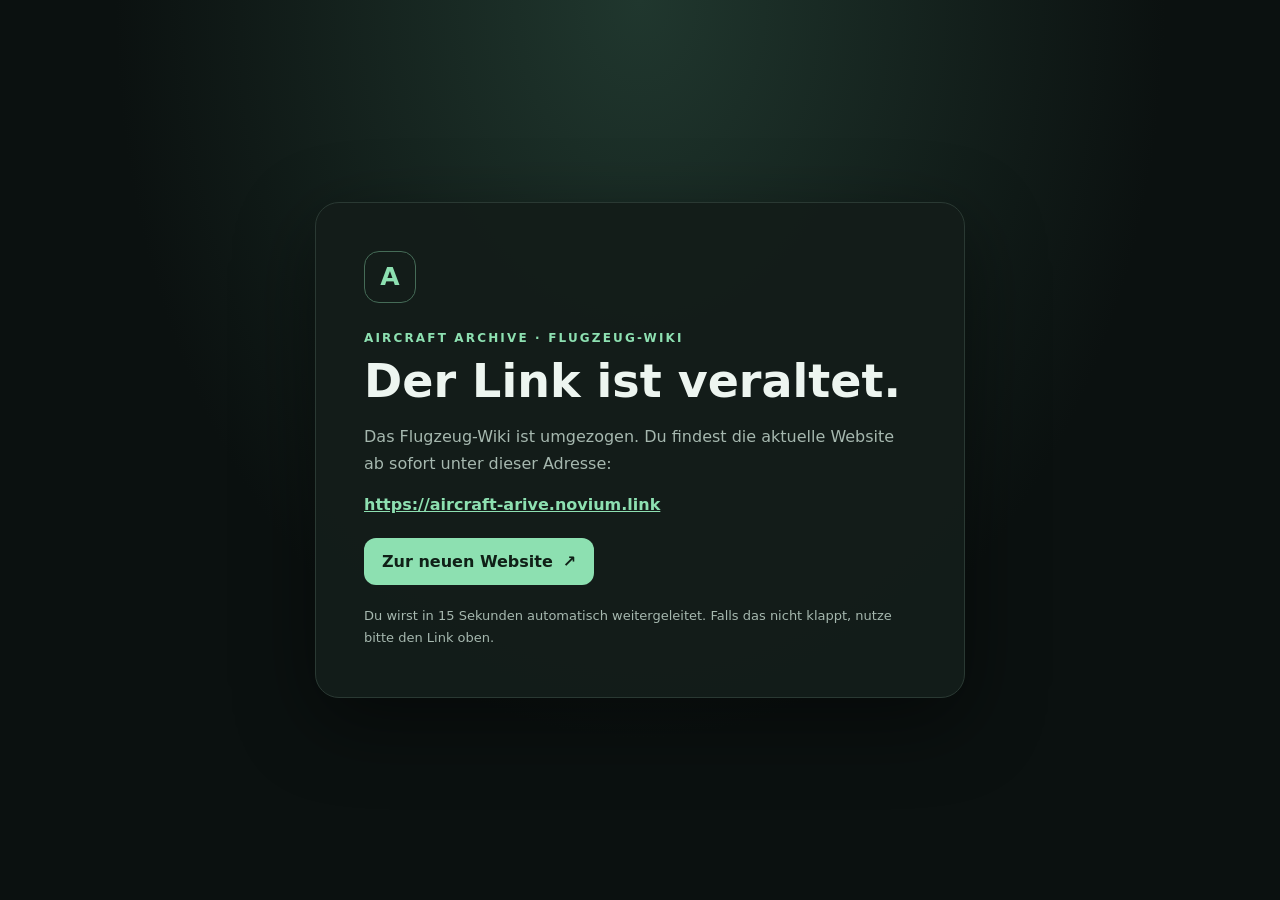
<file: index.html>
<!doctype html>
<html lang="de">
<head>
  <meta charset="utf-8">
  <meta name="viewport" content="width=device-width, initial-scale=1">
  <meta name="robots" content="noindex,follow">
  <meta name="theme-color" content="#101715">
  <meta http-equiv="refresh" content="15;url=https://aircraft-arive.novium.link/">
  <title>Link veraltet | Flugzeug-Wiki</title>
  <style>
    :root{color-scheme:dark;--bg:#0b1110;--panel:#131d1a;--line:#2a3933;--text:#edf5f0;--muted:#a6b8af;--accent:#8de0b1}
    *{box-sizing:border-box}body{margin:0;min-height:100vh;display:grid;place-items:center;padding:24px;background:radial-gradient(ellipse at top,#20372e 0%,var(--bg) 58%);font-family:system-ui,-apple-system,Segoe UI,sans-serif;color:var(--text)}
    main{width:min(100%,650px);padding:clamp(26px,6vw,48px);border:1px solid var(--line);border-radius:24px;background:rgba(19,29,26,.96);box-shadow:0 24px 80px #0007}
    .mark{width:52px;height:52px;display:grid;place-items:center;border:1px solid #456b57;border-radius:15px;color:var(--accent);font-size:25px;font-weight:800;margin-bottom:28px}
    .eyebrow{font-size:12px;letter-spacing:.18em;color:var(--accent);font-weight:700}h1{font-size:clamp(30px,7vw,46px);line-height:1.08;margin:12px 0 16px}p{color:var(--muted);line-height:1.7;margin:0 0 18px}.url{display:block;overflow-wrap:anywhere;color:var(--accent);font-weight:700;margin:8px 0 24px}
    a.button{display:inline-flex;align-items:center;justify-content:center;gap:10px;padding:14px 18px;border-radius:12px;background:var(--accent);color:#102017;font-weight:800;text-decoration:none}a.button:hover{filter:brightness(1.07)}.small{font-size:13px;margin-top:20px;margin-bottom:0}
  </style>
</head>
<body>
  <main>
    <div class="mark" aria-hidden="true">A</div>
    <div class="eyebrow">AIRCRAFT ARCHIVE · FLUGZEUG-WIKI</div>
    <h1>Der Link ist veraltet.</h1>
    <p>Das Flugzeug-Wiki ist umgezogen. Du findest die aktuelle Website ab sofort unter dieser Adresse:</p>
    <a class="url" href="https://aircraft-arive.novium.link/">https://aircraft-arive.novium.link</a>
    <a class="button" href="https://aircraft-arive.novium.link/">Zur neuen Website <span aria-hidden="true">↗</span></a>
    <p class="small">Du wirst in 15 Sekunden automatisch weitergeleitet. Falls das nicht klappt, nutze bitte den Link oben.</p>
  </main>
</body>
</html>
</file>
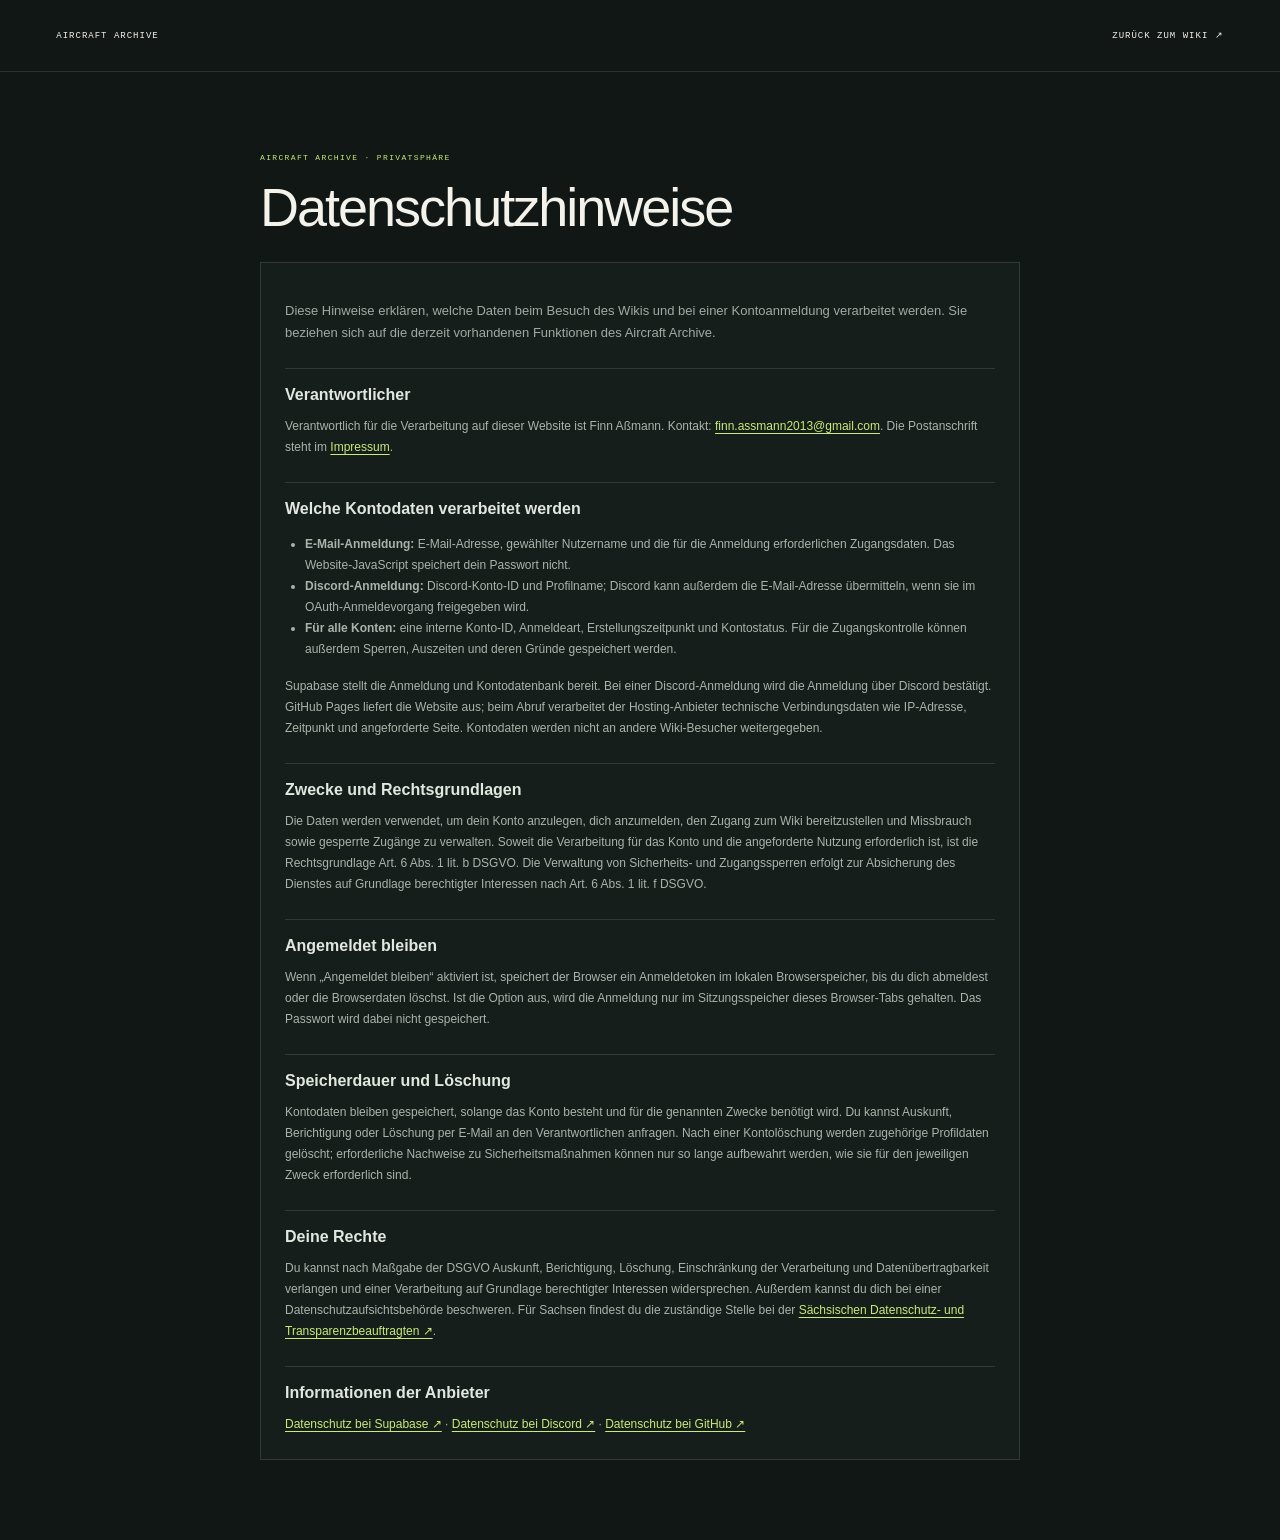
<file: datenschutz.html>
<!doctype html>
<html lang="de">
<head>
  <meta charset="utf-8">
  <meta name="viewport" content="width=device-width, initial-scale=1">
  <meta name="theme-color" content="#101715">
  <meta name="description" content="Datenschutzhinweise für Konten und Anmeldungen beim Aircraft Archive Flugzeug-Wiki.">
  <title>Datenschutzhinweise — Aircraft Archive</title>
  <link rel="stylesheet" href="style.css">
</head>
<body class="imprint-page">
  <header class="imprint-header">
    <a href="index.html">AIRCRAFT ARCHIVE</a>
    <a href="index.html">ZURÜCK ZUM WIKI ↗</a>
  </header>
  <main class="imprint-main">
    <div class="eyebrow">AIRCRAFT ARCHIVE · PRIVATSPHÄRE</div>
    <h1>Datenschutzhinweise</h1>
    <section class="imprint-card">
      <p>Diese Hinweise erklären, welche Daten beim Besuch des Wikis und bei einer Kontoanmeldung verarbeitet werden. Sie beziehen sich auf die derzeit vorhandenen Funktionen des Aircraft Archive.</p>

      <section class="privacy-section">
        <h2>Verantwortlicher</h2>
        <p>Verantwortlich für die Verarbeitung auf dieser Website ist Finn Aßmann. Kontakt: <a class="privacy-link" href="mailto:finn.assmann2013@gmail.com">finn.assmann2013@gmail.com</a>. Die Postanschrift steht im <a class="privacy-link" href="impressum.html">Impressum</a>.</p>
      </section>

      <section class="privacy-section">
        <h2>Welche Kontodaten verarbeitet werden</h2>
        <ul>
          <li><strong>E-Mail-Anmeldung:</strong> E-Mail-Adresse, gewählter Nutzername und die für die Anmeldung erforderlichen Zugangsdaten. Das Website-JavaScript speichert dein Passwort nicht.</li>
          <li><strong>Discord-Anmeldung:</strong> Discord-Konto-ID und Profilname; Discord kann außerdem die E-Mail-Adresse übermitteln, wenn sie im OAuth-Anmeldevorgang freigegeben wird.</li>
          <li><strong>Für alle Konten:</strong> eine interne Konto-ID, Anmeldeart, Erstellungszeitpunkt und Kontostatus. Für die Zugangskontrolle können außerdem Sperren, Auszeiten und deren Gründe gespeichert werden.</li>
        </ul>
        <p>Supabase stellt die Anmeldung und Kontodatenbank bereit. Bei einer Discord-Anmeldung wird die Anmeldung über Discord bestätigt. GitHub Pages liefert die Website aus; beim Abruf verarbeitet der Hosting-Anbieter technische Verbindungsdaten wie IP-Adresse, Zeitpunkt und angeforderte Seite. Kontodaten werden nicht an andere Wiki-Besucher weitergegeben.</p>
      </section>

      <section class="privacy-section">
        <h2>Zwecke und Rechtsgrundlagen</h2>
        <p>Die Daten werden verwendet, um dein Konto anzulegen, dich anzumelden, den Zugang zum Wiki bereitzustellen und Missbrauch sowie gesperrte Zugänge zu verwalten. Soweit die Verarbeitung für das Konto und die angeforderte Nutzung erforderlich ist, ist die Rechtsgrundlage Art. 6 Abs. 1 lit. b DSGVO. Die Verwaltung von Sicherheits- und Zugangssperren erfolgt zur Absicherung des Dienstes auf Grundlage berechtigter Interessen nach Art. 6 Abs. 1 lit. f DSGVO.</p>
      </section>

      <section class="privacy-section">
        <h2>Angemeldet bleiben</h2>
        <p>Wenn „Angemeldet bleiben“ aktiviert ist, speichert der Browser ein Anmeldetoken im lokalen Browserspeicher, bis du dich abmeldest oder die Browserdaten löschst. Ist die Option aus, wird die Anmeldung nur im Sitzungsspeicher dieses Browser-Tabs gehalten. Das Passwort wird dabei nicht gespeichert.</p>
      </section>

      <section class="privacy-section">
        <h2>Speicherdauer und Löschung</h2>
        <p>Kontodaten bleiben gespeichert, solange das Konto besteht und für die genannten Zwecke benötigt wird. Du kannst Auskunft, Berichtigung oder Löschung per E-Mail an den Verantwortlichen anfragen. Nach einer Kontolöschung werden zugehörige Profildaten gelöscht; erforderliche Nachweise zu Sicherheitsmaßnahmen können nur so lange aufbewahrt werden, wie sie für den jeweiligen Zweck erforderlich sind.</p>
      </section>

      <section class="privacy-section">
        <h2>Deine Rechte</h2>
        <p>Du kannst nach Maßgabe der DSGVO Auskunft, Berichtigung, Löschung, Einschränkung der Verarbeitung und Datenübertragbarkeit verlangen und einer Verarbeitung auf Grundlage berechtigter Interessen widersprechen. Außerdem kannst du dich bei einer Datenschutzaufsichtsbehörde beschweren. Für Sachsen findest du die zuständige Stelle bei der <a class="privacy-link" href="https://www.datenschutz.sachsen.de/beschwerde-einreichen.html" target="_blank" rel="noopener noreferrer">Sächsischen Datenschutz- und Transparenzbeauftragten ↗</a>.</p>
      </section>

      <section class="privacy-section">
        <h2>Informationen der Anbieter</h2>
        <p><a class="privacy-link" href="https://supabase.com/privacy" target="_blank" rel="noopener noreferrer">Datenschutz bei Supabase ↗</a> · <a class="privacy-link" href="https://discord.com/privacy" target="_blank" rel="noopener noreferrer">Datenschutz bei Discord ↗</a> · <a class="privacy-link" href="https://docs.github.com/en/site-policy/privacy-policies/github-privacy-statement" target="_blank" rel="noopener noreferrer">Datenschutz bei GitHub ↗</a></p>
      </section>
    </section>
  </main>
</body>
</html>
</file>
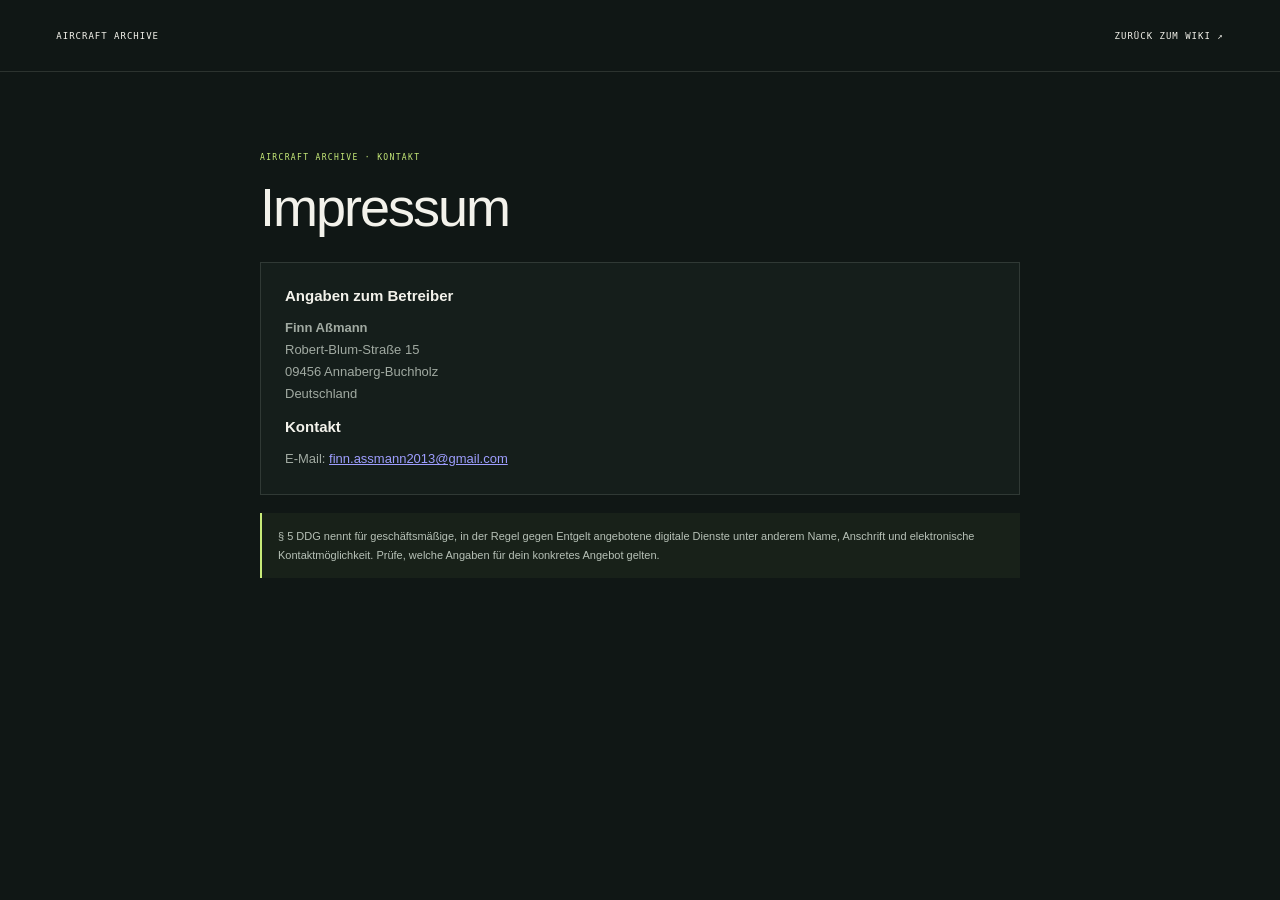
<file: impressum.html>
<!doctype html>
<html lang="de">
<head>
  <meta charset="utf-8">
  <meta name="viewport" content="width=device-width, initial-scale=1">
  <meta name="theme-color" content="#101715">
  <title>Impressum — Aircraft Archive</title>
  <link rel="stylesheet" href="style.css">
</head>
<body class="imprint-page">
  <header class="imprint-header">
    <a href="index.html">AIRCRAFT ARCHIVE</a>
    <a href="index.html">ZURÜCK ZUM WIKI ↗</a>
  </header>
  <main class="imprint-main">
    <div class="eyebrow">AIRCRAFT ARCHIVE · KONTAKT</div>
    <h1>Impressum</h1>
    <section class="imprint-card">
      <h2>Angaben zum Betreiber</h2>
      <p><strong>Finn Aßmann</strong><br>
      Robert-Blum-Straße 15<br>
      09456 Annaberg-Buchholz<br>
      Deutschland</p>
      <h2>Kontakt</h2>
      <p>E-Mail: <a href="mailto:finn.assmann2013@gmail.com">finn.assmann2013@gmail.com</a></p>
    </section>
    <aside class="imprint-warning">§ 5 DDG nennt für geschäftsmäßige, in der Regel gegen Entgelt angebotene digitale Dienste unter anderem Name, Anschrift und elektronische Kontaktmöglichkeit. Prüfe, welche Angaben für dein konkretes Angebot gelten.</aside>
  </main>
</body>
</html>
</file>
<file: style.css>
:root { color-scheme: dark; --bg:#101715; --panel:#151e1b; --panel-hi:#1b2622; --ink:#f3f2eb; --muted:#a1aaa2; --dim:#6e7971; --line:rgba(226,235,224,.13); --lime:#c8eb79; --sans:"Segoe UI",Arial,sans-serif; --mono:"Segoe UI Mono",Consolas,monospace; }
* { box-sizing:border-box; }
html { min-width:320px; scroll-behavior:smooth; }
body { margin:0; min-height:100vh; background:var(--bg); color:var(--ink); font-family:var(--sans); }
.loading-screen { position:fixed; z-index:20; inset:0; display:flex; align-items:center; justify-content:center; flex-direction:column; background:#101715; transition:opacity .35s ease,visibility .35s ease; }.loading-screen.is-done { visibility:hidden; opacity:0; }.loading-mark { display:grid; width:56px; height:56px; place-items:center; border:1px solid var(--lime); color:var(--lime); font:italic 31px Georgia,serif; }.loading-kicker { margin-top:22px; color:#8b988e; font:8px var(--mono); letter-spacing:3px; }.loading-title { margin-top:13px; color:var(--ink); font-size:20px; letter-spacing:.2px; }.loading-title span { color:var(--lime); }.loading-track { width:min(250px,65vw); height:2px; margin-top:27px; background:#303b34; }.loading-track span { display:block; width:0; height:100%; background:var(--lime); animation:load-fill 3s linear forwards; }.loading-caption { display:flex; width:min(250px,65vw); justify-content:space-between; margin-top:9px; color:#77847a; font:7px var(--mono); letter-spacing:1px; }@keyframes load-fill { to { width:100%; } }
button,input,select { font:inherit; }
.site-header { position:sticky; z-index:5; top:0; display:flex; align-items:center; justify-content:space-between; height:72px; padding:0 clamp(20px,4.4vw,72px); border-bottom:1px solid var(--line); background:rgba(16,23,21,.97); }
.header-actions { display:flex; align-items:center; gap:23px; }.account-button { display:flex; align-items:center; gap:8px; padding:9px 11px; border:1px solid rgba(200,235,121,.32); color:#dce4d9; background:rgba(200,235,121,.04); font:8px var(--mono); letter-spacing:1px; cursor:pointer; }.account-button:hover { border-color:var(--lime); background:rgba(200,235,121,.1); }.account-dot { width:6px; height:6px; border-radius:50%; background:var(--lime); }.account-dialog { width:min(440px,calc(100% - 32px)); max-width:none; padding:0; border:1px solid rgba(226,235,224,.18); color:var(--ink); background:#121a17; box-shadow:0 24px 90px rgba(0,0,0,.55); }.account-dialog::backdrop { background:rgba(5,9,7,.78); backdrop-filter:blur(5px); }.account-panel { position:relative; padding:36px; }.account-close { position:absolute; top:16px; right:17px; width:32px; height:32px; border:1px solid var(--line); color:#bfc8be; background:transparent; font-size:22px; cursor:pointer; }.account-panel h2 { margin:12px 0 9px; font-size:31px; font-weight:500; letter-spacing:-1px; }.account-message { margin:0; color:var(--muted); font-size:12px; line-height:1.6; }.provider-buttons { display:grid; gap:10px; margin-top:25px; }.provider-button { display:flex; align-items:center; gap:12px; min-height:49px; padding:0 13px; border:1px solid var(--line); color:var(--ink); background:#0e1512; font-size:12px; text-align:left; cursor:pointer; }.provider-button:hover:not(:disabled) { border-color:rgba(200,235,121,.55); background:#18211d; }.provider-button:disabled { opacity:.48; cursor:not-allowed; }.provider-icon { display:grid; width:25px; height:25px; flex:none; place-items:center; border-radius:50%; background:#f4f4f2; color:#4285f4; font:bold 15px Arial,sans-serif; }.discord-icon { color:#5865f2; font-size:20px; }.provider-arrow { margin-left:auto; color:var(--lime); }.account-privacy { margin:19px 0 0; color:#758178; font-size:9px; line-height:1.55; }.auth-notice { min-height:0; margin:12px 0 0; color:var(--lime); font-size:11px; line-height:1.5; }.auth-notice:empty { display:none; }.account-user { display:flex; align-items:center; gap:11px; margin-top:24px; padding:12px; border:1px solid var(--line); }.user-avatar { display:grid; width:35px; height:35px; flex:none; place-items:center; border-radius:50%; color:var(--lime); background:#26332c; font-size:13px; }.user-details { display:grid; min-width:0; gap:4px; }.user-details b { overflow:hidden; font-size:11px; text-overflow:ellipsis; white-space:nowrap; }.user-details small { overflow:hidden; color:var(--muted); font-size:9px; text-overflow:ellipsis; white-space:nowrap; }.signout-button { margin-left:auto; padding:7px 0 7px 8px; border:0; color:#bdc6bd; background:transparent; font:7px var(--mono); letter-spacing:.7px; cursor:pointer; }
.wordmark { display:flex; align-items:center; gap:11px; color:var(--ink); text-decoration:none; font-size:11px; font-weight:750; letter-spacing:2px; }.wordmark-symbol { display:grid; width:30px; height:30px; place-items:center; border:1px solid var(--lime); color:var(--lime); font:italic 18px Georgia,serif; }.wordmark-light { color:#89948a; font-weight:400; }
.header-note,.header-source,.eyebrow,.field-label,.results-line,.catalog-foot,.aircraft-code,.spec-label,.section-label,.fact-label,.source-link,.site-footer { font-family:var(--mono); letter-spacing:1.35px; }.header-note { display:flex; align-items:center; gap:10px; color:#bbc2ba; font-size:8px; }.header-dot { width:6px; height:6px; border-radius:50%; background:var(--lime); }.header-sep { color:var(--dim); }.header-source { color:#c6cec5; text-decoration:none; font-size:8px; }.header-source span { padding-left:7px; color:var(--lime); font-size:14px; }
.wiki-shell { display:grid; grid-template-columns:minmax(280px,355px) minmax(0,1fr); min-height:calc(100vh - 119px); max-width:1680px; margin:0 auto; }
.catalog { position:sticky; top:72px; display:flex; height:calc(100vh - 119px); min-height:520px; flex-direction:column; padding:31px 25px 17px clamp(20px,4.4vw,72px); border-right:1px solid var(--line); background:#121a17; }
.catalog-intro { padding-bottom:21px; border-bottom:1px solid var(--line); }.eyebrow { color:var(--lime); font-size:8px; }.catalog-title-row { display:flex; align-items:end; justify-content:space-between; margin-top:9px; }.catalog h1 { margin:0; font-size:36px; font-weight:520; line-height:1.02; letter-spacing:-1.8px; }.catalog h1 em { color:var(--lime); font-family:Georgia,serif; font-weight:400; }.count { padding-bottom:4px; text-align:right; }.count strong { display:block; color:var(--lime); font:500 23px var(--mono); }.count span { color:var(--dim); font:7px var(--mono); letter-spacing:1.3px; }.catalog-intro p { margin:13px 0 0; color:var(--muted); font-size:11px; line-height:1.6; }
.field-label { display:block; margin:19px 0 8px; color:#9ba69d; font-size:7px; }.search-wrap { display:flex; height:40px; align-items:center; gap:9px; padding:0 11px; border:1px solid var(--line); background:#0f1513; }.search-wrap:focus-within { border-color:var(--lime); }.search-wrap span { color:var(--lime); font-size:19px; }.search-wrap input { width:100%; border:0; outline:0; color:var(--ink); background:transparent; font-size:11px; }.search-wrap input::placeholder { color:#778179; }.category-label { margin-top:13px; }.category-filter { width:100%; height:37px; padding:0 10px; border:1px solid var(--line); border-radius:0; outline:0; color:var(--ink); background:#0f1513; font-size:10px; }.category-filter:focus { border-color:var(--lime); }.category-filter option { background:#151e1b; }
.results-line { display:flex; justify-content:space-between; margin:21px 0 8px; color:#77837a; font-size:7px; }.results-line span:first-child { color:#c2cbc2; }.aircraft-list { flex:1; overflow-y:auto; margin:0 -8px 8px 0; padding-right:8px; scrollbar-width:thin; scrollbar-color:#435047 transparent; }.aircraft-item { position:relative; display:grid; width:100%; grid-template-columns:29px minmax(0,1fr) 16px; align-items:center; gap:9px; padding:10px 9px; border:0; border-bottom:1px solid rgba(226,235,224,.07); color:var(--ink); background:transparent; text-align:left; cursor:pointer; }.aircraft-item:hover { background:rgba(255,255,255,.035); }.aircraft-item.active { background:rgba(200,235,121,.09); }.aircraft-item.active::before { position:absolute; top:0; bottom:0; left:0; width:2px; content:""; background:var(--lime); }.item-number { color:#68756c; font:8px var(--mono); }.item-title { overflow:hidden; color:#e3e7e0; font-size:10px; font-weight:600; text-overflow:ellipsis; white-space:nowrap; }.item-maker { display:block; margin-top:4px; color:#879188; font:7px var(--mono); letter-spacing:.65px; text-transform:uppercase; }.item-arrow { color:var(--lime); font-size:13px; opacity:0; }.aircraft-item.active .item-arrow,.aircraft-item:hover .item-arrow { opacity:1; }.no-results { padding:16px 8px; color:var(--muted); font-size:12px; }.catalog-foot { display:flex; align-items:center; gap:9px; padding-top:12px; border-top:1px solid var(--line); color:#7e8a80; font-size:7px; }.catalog-line { width:16px; height:1px; background:var(--lime); }
.aircraft-article { min-width:0; padding:clamp(28px,5vw,78px) clamp(22px,6vw,90px) 62px; }.article-inner { max-width:1040px; margin:0 auto; }.article-topline { display:flex; align-items:center; justify-content:space-between; padding-bottom:15px; border-bottom:1px solid var(--line); }.aircraft-code { color:var(--lime); font-size:8px; }.article-counter { color:#7c877e; font:8px var(--mono); letter-spacing:1.1px; }.article-counter b { color:#d8dfd6; font-weight:400; }.article-heading { display:grid; grid-template-columns:minmax(0,1fr) 90px; align-items:end; gap:20px; padding:30px 0 22px; }.article-manufacturer { margin-bottom:12px; color:#9ca79d; font:9px var(--mono); letter-spacing:1.6px; text-transform:uppercase; }.article-heading h2 { margin:0; font-size:clamp(36px,5.1vw,68px); font-weight:520; line-height:1; letter-spacing:-3px; }.article-heading h2.long { font-size:clamp(30px,4vw,52px); letter-spacing:-2px; }.article-index { color:#dce2d8; font:300 68px/.8 var(--mono); letter-spacing:-7px; text-align:right; opacity:.14; }.article-index small { display:block; margin-top:10px; color:#89958b; font:8px var(--mono); letter-spacing:1px; }
.tag-row { display:flex; flex-wrap:wrap; gap:7px; margin:0 0 21px; }.tag { padding:6px 9px; border:1px solid var(--line); color:#c8d0c7; font:7px var(--mono); letter-spacing:1px; text-transform:uppercase; }.tag.emphasis { border-color:rgba(200,235,121,.35); color:var(--lime); background:rgba(200,235,121,.055); }.lead { max-width:760px; margin:0 0 35px; color:#bcc5bc; font-size:14px; line-height:1.8; }
.section-head { display:flex; align-items:center; justify-content:space-between; margin-bottom:12px; }.section-label { color:var(--lime); font-size:8px; }.section-caption { color:#738076; font:7px var(--mono); letter-spacing:1px; }.spec-grid { display:grid; grid-template-columns:repeat(4,minmax(0,1fr)); border-top:1px solid var(--line); border-left:1px solid var(--line); }.spec-card { min-width:0; min-height:103px; padding:15px 14px 13px; border-right:1px solid var(--line); border-bottom:1px solid var(--line); background:rgba(255,255,255,.014); }.spec-label { display:block; margin-bottom:14px; color:#849087; font-size:7px; letter-spacing:1.15px; text-transform:uppercase; }.spec-value { min-width:0; color:#edf0e9; font-size:15px; font-weight:600; line-height:1.28; overflow-wrap:anywhere; hyphens:auto; }.spec-sub { display:block; margin-top:6px; color:#859188; font-size:9px; font-weight:400; overflow-wrap:anywhere; }
.lower-grid { display:grid; grid-template-columns:1.05fr .95fr; gap:24px; margin-top:28px; }.info-block { padding-top:14px; border-top:1px solid var(--line); }.info-block h3 { margin:0 0 10px; color:#dfe5db; font-size:14px; font-weight:600; }.info-block p { margin:0; color:#aab4aa; font-size:11px; line-height:1.75; }.quick-facts { display:grid; grid-template-columns:1fr 1fr; gap:9px 14px; }.quick-fact { padding:9px 0; border-bottom:1px solid rgba(226,235,224,.08); }.fact-label { display:block; margin-bottom:5px; color:#758178; font-size:7px; }.fact-value { color:#d9e0d7; font-size:10px; line-height:1.45; }.source-box { display:flex; align-items:center; justify-content:space-between; gap:16px; margin-top:29px; padding:15px 16px; border:1px solid var(--line); background:var(--panel); }.source-box div { min-width:0; }.source-title { color:#e7ebe2; font-size:10px; font-weight:600; }.source-meta { margin-top:4px; color:#849087; font:7px var(--mono); letter-spacing:.8px; }.source-link { flex:none; padding:9px 10px; border:1px solid rgba(200,235,121,.33); color:var(--lime); font-size:7px; text-decoration:none; }.source-link:hover { background:rgba(200,235,121,.09); }
.company-card { margin-top:28px; padding:15px 16px 4px; border:1px solid rgba(200,235,121,.18); background:rgba(200,235,121,.025); }.company-facts { display:grid; grid-template-columns:repeat(3,minmax(0,1fr)); gap:12px; padding-bottom:12px; }.company-facts div { display:flex; flex-direction:column; gap:6px; }.company-facts span { color:#829087; font:7px var(--mono); letter-spacing:1px; }.company-facts b { color:#e4e9df; font-size:10px; font-weight:500; line-height:1.5; }
.company-register { margin-top:27px; border-top:1px solid var(--line); border-bottom:1px solid var(--line); }.company-register summary { padding:15px 2px; color:#d6ded4; font:8px var(--mono); letter-spacing:1.1px; cursor:pointer; }.company-register summary::marker { color:var(--lime); }.company-register-grid { display:grid; grid-template-columns:repeat(2,minmax(0,1fr)); gap:8px; padding:0 0 12px; }.company-register-grid a { display:flex; min-height:83px; flex-direction:column; gap:5px; padding:10px; border:1px solid var(--line); background:rgba(255,255,255,.018); color:inherit; text-decoration:none; }.company-register-grid a:hover { border-color:rgba(200,235,121,.38); background:rgba(200,235,121,.04); }.company-register-grid b { color:#e3e9e0; font-size:10px; font-weight:600; }.company-register-grid span { color:#a3afa5; font-size:9px; line-height:1.4; }.company-register-grid small { margin-top:auto; color:#839087; font:7px var(--mono); }.register-note { max-width:800px; margin:0 0 15px; color:#849087; font-size:9px; line-height:1.55; }
.site-footer { display:flex; min-height:47px; align-items:center; justify-content:space-between; gap:16px; padding:0 clamp(20px,4.4vw,72px); border-top:1px solid var(--line); color:#79857c; font-size:7px; }
.site-version { position:fixed; z-index:101; bottom:12px; left:16px; color:#cbd5ca; font:8px var(--mono); letter-spacing:1px; opacity:.38; pointer-events:none; user-select:none; }
.imprint-link { color:inherit; text-decoration:none; }.imprint-link:hover { color:var(--lime); }
.imprint-page { min-height:100vh; }.imprint-header { display:flex; align-items:center; justify-content:space-between; height:72px; padding:0 clamp(20px,4.4vw,72px); border-bottom:1px solid var(--line); }.imprint-header a { color:var(--ink); font:9px var(--mono); letter-spacing:1px; text-decoration:none; }.imprint-main { width:min(760px,calc(100% - 40px)); margin:clamp(45px,9vh,100px) auto 80px; }.imprint-main h1 { margin:14px 0 24px; font-size:clamp(34px,6vw,54px); font-weight:500; letter-spacing:-2px; }.imprint-card { padding:24px; border:1px solid var(--line); background:var(--panel); }.imprint-card h2 { margin:0 0 12px; font-size:15px; font-weight:600; }.imprint-card p { color:var(--muted); font-size:13px; line-height:1.7; }.imprint-card p:last-child { margin-bottom:0; }.imprint-placeholder { color:var(--lime); }.imprint-warning { margin-top:18px; padding:14px 16px; border-left:2px solid var(--lime); color:#b7c1b7; background:rgba(200,235,121,.045); font-size:11px; line-height:1.65; }
.account-panel { max-height:min(88vh,820px); overflow-y:auto; scrollbar-width:thin; scrollbar-color:#435047 transparent; }.remember-me { display:flex; align-items:center; gap:9px; margin:14px 0 4px; color:#d5ddd2; font-size:11px; cursor:pointer; }.remember-me input { width:15px; height:15px; margin:0; accent-color:var(--lime); }.remember-hint { display:block; margin:0 0 5px 24px; color:#849087; font-size:9px; line-height:1.5; }.account-privacy { display:block; margin-top:16px; padding-top:14px; border-top:1px solid var(--line); color:#aab4aa; font-size:10px; line-height:1.65; }.account-privacy b { color:#dfe5db; font-size:11px; }.account-privacy p { margin:5px 0 4px; }.account-privacy a,.privacy-link { color:var(--lime); text-underline-offset:3px; }.account-privacy span { color:#849087; }.privacy-section { margin-top:24px; padding-top:17px; border-top:1px solid var(--line); }.privacy-section h2 { margin:0 0 10px; color:#e2e8df; font-size:16px; font-weight:600; letter-spacing:0; }.privacy-section p,.privacy-section li { color:#aab4aa; font-size:12px; line-height:1.75; }.privacy-section ul { padding-left:20px; }
@media(max-width:950px) { .wiki-shell { grid-template-columns:290px minmax(0,1fr); }.catalog { padding-right:16px; padding-left:22px; }.aircraft-article { padding-right:27px; padding-left:27px; }.spec-grid { grid-template-columns:repeat(2,minmax(0,1fr)); }.header-note { display:none; } }
@media(max-width:680px) { .site-header { height:60px; padding:0 16px; }.wordmark { font-size:9px; letter-spacing:1.4px; }.wordmark-symbol { width:27px; height:27px; }.header-actions { gap:11px; }.account-button { gap:6px; padding:8px 7px; font-size:7px; letter-spacing:.7px; }.header-source { font-size:7px; }.wiki-shell { display:flex; min-height:calc(100vh - 100px); flex-direction:column; }.catalog { position:static; height:auto; min-height:0; padding:22px 16px 12px; border-right:0; border-bottom:1px solid var(--line); }.catalog-intro { padding-bottom:14px; }.catalog h1 { font-size:27px; }.catalog-intro p { margin-top:8px; }.count strong { font-size:18px; }.field-label { margin-top:12px; }.category-label { margin-top:10px; }.results-line { margin:15px 0 6px; }.aircraft-list { display:flex; max-height:118px; flex:none; flex-direction:column; margin-bottom:7px; }.aircraft-item { min-height:41px; padding:7px; }.catalog-foot { display:none; }.aircraft-article { padding:24px 16px 35px; }.article-heading { grid-template-columns:minmax(0,1fr) 54px; padding:23px 0 17px; }.article-heading h2 { font-size:clamp(32px,9vw,51px); letter-spacing:-2px; }.article-heading h2.long { font-size:clamp(27px,7.2vw,40px); }.article-index { font-size:48px; }.lead { margin-bottom:25px; font-size:12px; }.spec-card { min-height:86px; padding:12px 10px; }.spec-value { font-size:13px; }.spec-label { margin-bottom:10px; font-size:6px; }.lower-grid { grid-template-columns:1fr; gap:19px; margin-top:22px; }.company-facts { grid-template-columns:1fr; gap:9px; }.company-register-grid { grid-template-columns:1fr; }.source-box { align-items:flex-start; margin-top:20px; padding:12px; }.site-footer { flex-wrap:wrap; justify-content:flex-start; padding:12px 16px; line-height:1.6; }.site-footer span { flex-basis:100%; }.account-panel { padding:31px 24px 25px; }.header-source { display:none; } }
@media(prefers-reduced-motion:reduce) { html { scroll-behavior:auto; } *,*::before,*::after { animation-duration:.01ms!important; transition-duration:.01ms!important; } }

.account-dialog[open] { animation: account-enter .24s ease-out both; }
@keyframes account-enter { from { opacity:0; transform:translateY(10px) scale(.985); } to { opacity:1; transform:translateY(0) scale(1); } }
.team-button[hidden] { display:none; }
.twitch-icon { color:#fff; background:#9146ff; font-weight:800; }
.email-form { display:grid; gap:8px; margin-top:18px; padding-top:17px; border-top:1px solid var(--line); }
.email-form[hidden] { display:none; }
.email-form label { margin-top:4px; color:#9ba69d; font:7px var(--mono); letter-spacing:1px; }
.email-form input { width:100%; min-width:0; height:41px; padding:0 11px; border:1px solid var(--line); outline:0; color:var(--ink); background:#0e1512; font-size:12px; }
.email-form input:focus { border-color:var(--lime); }
.email-form input::placeholder { color:#778179; }
.email-submit { min-height:43px; margin-top:7px; border:1px solid rgba(200,235,121,.4); color:#131a14; background:var(--lime); font:8px var(--mono); letter-spacing:1px; cursor:pointer; }
.email-submit:disabled { opacity:.5; cursor:wait; }
.email-mode { border:0; color:#c2cbc2; background:transparent; font-size:10px; cursor:pointer; }
.team-dialog { width:min(620px,calc(100% - 32px)); }
.team-dialog .account-panel { padding:34px; }
.maintenance-card { display:flex; align-items:center; justify-content:space-between; gap:14px; margin-top:22px; padding:15px; border:1px solid rgba(200,235,121,.25); background:rgba(200,235,121,.04); }
.maintenance-card b { font-size:12px; }.maintenance-card p { margin:5px 0 0; color:var(--muted); font-size:10px; line-height:1.5; }
.toggle-switch { display:flex; flex:none; align-items:center; gap:8px; color:var(--lime); font:8px var(--mono); cursor:pointer; }
.toggle-switch input { position:absolute; opacity:0; }.toggle-switch span { position:relative; width:38px; height:21px; border:1px solid #59665c; border-radius:20px; background:#111814; }
.toggle-switch span::after { position:absolute; top:3px; left:3px; width:13px; height:13px; border-radius:50%; content:""; background:#869187; transition:transform .16s ease,background .16s ease; }
.toggle-switch input:checked + span { border-color:var(--lime); }.toggle-switch input:checked + span::after { transform:translateX(17px); background:var(--lime); }
.toggle-switch input:focus-visible + span { outline:2px solid var(--lime); outline-offset:2px; }
.team-list-title { margin:24px 0 9px; color:#e4e9df; font-size:12px; font-weight:600; }
.team-users { max-height:250px; overflow:auto; border-top:1px solid var(--line); }
.team-user-row { display:grid; grid-template-columns:minmax(0,1fr) auto; align-items:center; gap:14px; padding:10px 4px; border-bottom:1px solid rgba(226,235,224,.08); }
.team-user-row code { overflow-wrap:anywhere; color:#dce4d9; font:9px var(--mono); }.team-user-row time { color:#8f9a91; font:8px var(--mono); }
.maintenance-screen { position:fixed; z-index:30; inset:0; display:flex; align-items:center; justify-content:center; flex-direction:column; padding:24px; background:#101715; text-align:center; }
.maintenance-screen[hidden] { display:none; }.maintenance-screen .eyebrow { margin-top:19px; }.maintenance-screen h1 { margin:15px 0 8px; font-size:clamp(27px,5vw,42px); font-weight:500; }.maintenance-screen p { max-width:420px; margin:0; color:var(--muted); font-size:13px; line-height:1.7; }
.maintenance-countdown { margin-top:13px!important; color:var(--lime)!important; font:600 15px var(--mono); font-variant-numeric:tabular-nums; }
.maintenance-screen .site-fun-fact { position:absolute; right:20px; bottom:clamp(24px,6vh,58px); left:20px; max-width:560px; margin:0 auto; color:#b5c0b5; font-size:12px; line-height:1.65; text-align:center; }
.soft-ban-screen { z-index:100; }
.soft-ban-screen a { display:inline-flex; min-height:42px; align-items:center; justify-content:center; margin-top:22px; padding:10px 16px; border:1px solid var(--lime); color:var(--lime); font:9px var(--mono); letter-spacing:1px; text-decoration:none; }
.soft-ban-screen a:hover { color:#101715; background:var(--lime); }
.soft-ban-screen small { margin-top:16px; color:#839087; font-size:10px; }
.soft-ban-lift { min-height:38px; margin-top:20px; padding:9px 14px; border:1px solid #56635a; color:#d7e0d5; background:#151d18; font:8px var(--mono); letter-spacing:1px; cursor:pointer; }
.soft-ban-lift:hover { border-color:var(--lime); color:var(--lime); }
.soft-ban-lift:disabled { opacity:.55; cursor:wait; }
.account-block-discord { margin-top:20px; color:var(--lime); font:9px var(--mono); letter-spacing:1px; text-decoration:none; }
.account-block-discord:hover { text-decoration:underline; }
.maintenance-card { align-items:flex-start; }
.work-mode-controls { display:grid; width:100%; gap:9px; }
.work-mode-controls > label { margin-top:6px; color:#aeb8ae; font-size:11px; }
.work-mode-controls > small { color:#89958b; font-size:10px; line-height:1.5; }
.maintenance-time-input { width:100%; min-width:0; min-height:40px; padding:8px 10px; border:1px solid var(--line); color:#e4e9df; background:#111814; font:12px var(--mono); }
.maintenance-time-input:disabled { opacity:.48; cursor:not-allowed; }
.work-mode-controls .email-submit { margin-top:5px; }
.team-dialog { max-height:calc(100dvh - 24px); overflow-y:auto; overscroll-behavior:contain; scrollbar-color:#58665a #121a17; }
.team-dialog .account-panel { min-height:0; }
.team-users { max-height:42vh; overflow:auto; overscroll-behavior:contain; scrollbar-color:#58665a #121a17; }
.f12-users:empty { display:none; }
.f12-case-row { display:grid; grid-template-columns:minmax(0,1fr); gap:11px; padding:12px 4px; border-bottom:1px solid rgba(226,235,224,.08); }
.f12-case-labels { display:flex; flex-wrap:wrap; gap:6px; }
.f12-case-label { padding:4px 7px; border:1px solid rgba(255,116,108,.38); color:#ffaaa4; font:8px var(--mono); letter-spacing:.4px; }
.f12-case-label.is-soft { border-color:rgba(200,235,121,.4); color:var(--lime); }
.f12-case-actions { display:flex; flex-wrap:wrap; gap:7px; }
.f12-empty { padding:12px 4px; color:#8f9a91; font-size:11px; }
.team-user-row { grid-template-columns:minmax(0,1fr); gap:12px; padding:14px 4px; }
.team-user-details { display:grid; min-width:0; gap:7px; }
.team-user-title { display:flex; flex-wrap:wrap; align-items:center; gap:9px; }
.team-user-title b { color:#e4e9df; font-size:13px; overflow-wrap:anywhere; }
.team-provider,.team-access-status { width:max-content; padding:3px 7px; border:1px solid rgba(200,235,121,.24); color:#c8eb79; font-size:10px; }
.team-access-status.is-blocked { border-color:rgba(255,116,108,.4); color:#ff918a; }
.team-access-status.is-timeout { border-color:rgba(255,195,100,.4); color:#ffd17e; }
.team-user-details code { display:block; color:#c3cdc3; font:10px/1.5 var(--mono); overflow-wrap:anywhere; }
.team-user-details time { color:#89958b; font-size:10px; }
.team-user-actions { display:flex; flex-wrap:wrap; align-items:center; gap:7px; }
.moderation-button,.timeout-select { min-height:35px; padding:7px 10px; border:1px solid var(--line); color:#e4e9df; background:#111814; font-size:11px; cursor:pointer; }
.moderation-button:hover:not(:disabled) { border-color:var(--lime); }
.moderation-button.is-danger { border-color:rgba(255,116,108,.38); color:#ffaaa4; }
.moderation-button.is-restore { border-color:rgba(200,235,121,.4); color:var(--lime); }
.moderation-button:disabled { opacity:.45; cursor:not-allowed; }
.timeout-select { min-width:110px; }
.user-block-screen { z-index:40; }

.email-username-group { display:grid; gap:8px; }
.email-username-group[hidden] { display:none; }
.email-username-group input { width:100%; min-width:0; }
.twitch-coming-soon { cursor:not-allowed; opacity:.68; }
.coming-soon-label { justify-self:end; padding:4px 7px; border:1px solid rgba(200,235,121,.3); color:#c8eb79; font-size:9px; letter-spacing:.5px; white-space:nowrap; }

@media(min-width:681px) {
  .catalog { position:sticky; top:72px; align-self:start; height:calc(100dvh - 72px); min-height:0; }
}

/* Legible catalog controls and supporting text. */
.header-note,.header-source,.account-button,.field-label,.results-line,.catalog-foot,.item-number,.item-maker,
.aircraft-code,.article-counter,.article-manufacturer,.article-index small,.tag,.section-label,.section-caption,
.spec-label,.fact-label,.source-meta,.source-link,.company-facts span,.company-register summary,.company-register-grid small,.site-footer {
  font-size:10px;
}
.catalog-intro p,.item-title,.spec-sub,.fact-value,.source-title,.company-facts b,.company-register-grid b,
.company-register-grid span,.register-note,.info-block p,.account-message,.account-privacy,.email-form label,
.email-submit,.team-user-row time,.team-user-row code { font-size:12px; }
.catalog { padding-top:25px; }
.field-label { margin-top:14px; }
.category-filter { width:100%; min-height:39px; padding:8px 10px; border:1px solid var(--line); color:#e3e9e0; background:#111814; font-size:12px; }
.search-wrap input { min-height:39px; font-size:12px; }
.results-line { margin-top:17px; }
.aircraft-item { min-height:58px; grid-template-columns:26px minmax(0,1fr) 14px; }
.item-title { white-space:normal; line-height:1.35; }
.item-maker { margin-top:4px; letter-spacing:.25px; line-height:1.4; }
.tag { font-size:9px; }
.spec-label,.fact-label,.company-facts span,.source-meta,.source-link,.company-register-grid small { font-size:9px; }
.section-caption,.article-code,.article-counter { letter-spacing:.45px; }
.spec-sub { line-height:1.4; }
.site-footer { line-height:1.5; }
@media(max-width:680px) {
  .catalog { padding-top:22px; }
  .aircraft-list { max-height:190px; }
  .aircraft-item { min-height:48px; }
  .item-title { font-size:12px; }
  .item-maker { font-size:10px; }
  .category-filter { min-height:42px; font-size:13px; }
  .field-label { font-size:10px; }
  .spec-label { font-size:9px; }
}

.knowledge-section { margin:27px 0 30px; min-width:0; }
.knowledge-section > .section-head { margin-bottom:12px; }
.knowledge-grid { display:grid; grid-template-columns:repeat(3,minmax(0,1fr)); gap:10px; }
.knowledge-card { min-width:0; padding:15px; border:1px solid var(--line); background:linear-gradient(145deg,#151d18,#101613); }
.knowledge-card > span { display:block; color:var(--lime); font:8px/1.5 var(--mono); letter-spacing:.8px; overflow-wrap:anywhere; }
.knowledge-card p { margin:10px 0 0; color:#c4cec4; font-size:12px; line-height:1.65; overflow-wrap:anywhere; }
.knowledge-card a { display:inline-block; margin-top:11px; color:#d8e6bf; font:9px/1.5 var(--mono); text-decoration:none; }
.knowledge-card a:hover { color:var(--lime); text-decoration:underline; }
.related-aircraft { margin-top:11px; padding:13px 15px; border:1px solid var(--line); background:#0e1411; }
.related-aircraft > b { display:block; margin-bottom:9px; color:#95a196; font:8px var(--mono); letter-spacing:.8px; }
.related-aircraft > div { display:flex; flex-wrap:wrap; gap:7px; }
.related-aircraft button { max-width:100%; min-height:32px; padding:7px 10px; border:1px solid #39463d; color:#d9e2d7; background:#151d18; font-size:10px; line-height:1.3; overflow-wrap:anywhere; cursor:pointer; }
.related-aircraft button:hover { border-color:var(--lime); color:var(--lime); }
@media(max-width:900px) { .knowledge-grid { grid-template-columns:repeat(2,minmax(0,1fr)); } }
@media(max-width:560px) { .knowledge-grid { grid-template-columns:1fr; } .knowledge-card { padding:13px; } .knowledge-card p { font-size:12px; } }

.cockpit-simulation { margin:25px 0 30px; border:1px solid rgba(200,235,121,.22); background:#111815; }
.cockpit-simulation > summary { display:flex; min-height:55px; align-items:center; justify-content:space-between; gap:12px; padding:14px 16px; color:var(--lime); font:9px var(--mono); letter-spacing:1.2px; cursor:pointer; list-style:none; }
.cockpit-simulation > summary::-webkit-details-marker { display:none; }
.cockpit-simulation > summary::before { margin-right:10px; content:"＋"; font-size:15px; }
.cockpit-simulation[open] > summary::before { content:"−"; }
.cockpit-open-hint { margin-left:auto; color:#89968b; font-size:8px; letter-spacing:.5px; }
.cockpit-panel { padding:17px; border-top:1px solid var(--line); background:linear-gradient(145deg,#17211d,#0e1412); }
.cockpit-topline { display:flex; align-items:center; justify-content:space-between; gap:14px; }
.cockpit-topline > div { display:grid; gap:5px; min-width:0; }
.cockpit-eyebrow { color:var(--lime); font:8px var(--mono); letter-spacing:1.3px; }
.cockpit-topline b { color:#edf1e9; font-size:14px; overflow-wrap:anywhere; }
.cockpit-reset { min-height:32px; padding:7px 9px; border:1px solid var(--line); color:#b6c0b7; background:#111815; font:8px var(--mono); cursor:pointer; }
.cockpit-reset:hover { border-color:var(--lime); color:var(--lime); }
.cockpit-disclaimer { margin:11px 0 14px; color:#87948a; font-size:10px; line-height:1.5; }
.cockpit-interior-view { position:relative; overflow:hidden; aspect-ratio:2.25; border:1px solid #38453e; background:#101613; box-shadow:inset 0 0 25px #050807; }
.cockpit-interior-view svg { display:block; width:100%; height:100%; }
.cockpit-horizon { transform-box:fill-box; transform-origin:center; transition:transform .25s ease; }
.cockpit-screen rect { fill:url(#cockpitScreen); stroke:#45564b; stroke-width:3; }
.cockpit-panel.systems-off .cockpit-screen { opacity:.28; filter:grayscale(1); }
.cockpit-panel.engines-on .cockpit-engine-gauge { border-color:rgba(200,235,121,.38); }
.cockpit-interior-view[data-cockpit-layout="light"] .cockpit-screen:nth-of-type(n+5) { display:none; }
.cockpit-instruments { position:absolute; z-index:2; top:49%; left:10%; display:flex; gap:10px; padding:5px 8px; border:1px solid rgba(200,235,121,.36); color:#c8eb79; background:rgba(7,13,11,.82); font:7px var(--mono); letter-spacing:.5px; }
.cockpit-instruments b { color:#eff4e9; }
.cockpit-hotspots { position:absolute; z-index:3; right:7%; bottom:4%; left:7%; display:grid; grid-template-columns:repeat(5,minmax(0,1fr)); gap:4px; }
.cockpit-hotspots button { min-width:0; min-height:27px; padding:4px 3px; overflow:hidden; border:1px solid #66736a; border-radius:2px; color:#d3ded2; background:rgba(9,15,12,.94); font:7px var(--mono); text-align:center; text-overflow:ellipsis; white-space:nowrap; cursor:pointer; }
.cockpit-hotspots button:hover:not(:disabled) { border-color:var(--lime); color:var(--lime); }
.cockpit-hotspots button.is-on { border-color:rgba(200,235,121,.75); color:var(--lime); box-shadow:inset 0 0 8px rgba(200,235,121,.18); }
.cockpit-hotspots button:disabled { opacity:.45; cursor:not-allowed; }
.cockpit-status { position:static; display:block; min-height:0; margin:10px 0 0; padding:8px 10px; border:1px solid rgba(200,235,121,.3); border-left:2px solid var(--lime); color:#e0e9dc; background:#0b110e; font-size:10px; line-height:1.45; }
.cockpit-view-label,.cockpit-heading-readout { position:absolute; top:10px; z-index:1; color:#e5eee0; font:8px var(--mono); letter-spacing:.7px; text-shadow:0 1px 4px #000; }
.cockpit-view-label { left:12px; }.cockpit-heading-readout { right:12px; }
.cockpit-readouts { display:grid; grid-template-columns:repeat(5,minmax(0,1fr)); margin-top:10px; border:1px solid var(--line); }
.cockpit-readouts > div { display:grid; min-width:0; gap:6px; padding:10px; border-right:1px solid var(--line); }
.cockpit-readouts > div:last-child { border-right:0; }
.cockpit-readouts span,.cockpit-readouts small { color:#8d9a8f; font:7px var(--mono); letter-spacing:.6px; }
.cockpit-readouts b { color:#c8eb79; font:600 15px var(--mono); overflow-wrap:anywhere; }
.cockpit-readouts b small { font-size:8px; }
.cockpit-gauges { display:grid; grid-template-columns:repeat(4,minmax(0,1fr)); gap:8px; margin-top:9px; }
.cockpit-engine-gauge { display:grid; min-width:0; gap:6px; padding:9px; border:1px solid var(--line); background:#0b100e; }
.cockpit-engine-gauge > span { color:#849087; font:7px var(--mono); letter-spacing:.5px; }
.cockpit-engine-gauge > b { color:#dce6d9; font:11px var(--mono); }
.cockpit-engine-gauge > i,.cockpit-engine-gauge > i > span { display:block; height:4px; background:#2c3931; }
.cockpit-engine-gauge > i > span { max-width:100%; background:var(--lime); transition:width .2s ease; }
.cockpit-no-engine { grid-column:1/-1; }
.cockpit-no-engine > b { color:#c8eb79; }
.cockpit-controls { display:grid; grid-template-columns:1fr 1fr; gap:18px; margin-top:14px; }
.cockpit-controls h4 { margin:0 0 8px; color:#aab5aa; font:8px var(--mono); letter-spacing:1px; }
.cockpit-switches { display:grid; grid-template-columns:1fr 1fr; gap:7px; }
.cockpit-switches button { min-height:37px; padding:7px; border:1px solid #35423a; color:#c1cbc1; background:#121a16; font:8px var(--mono); line-height:1.35; text-align:left; cursor:pointer; }
.cockpit-switches button:hover:not(:disabled) { border-color:#81965b; }
.cockpit-switches button.is-on { border-color:rgba(200,235,121,.48); color:var(--lime); background:rgba(200,235,121,.07); }
.cockpit-switches button:disabled { opacity:.4; cursor:not-allowed; }
.cockpit-disabled-note { grid-column:1/-1; padding:9px; color:#9ba69b; font-size:10px; }
.cockpit-range { display:grid; grid-template-columns:1fr auto; gap:8px; margin:0 0 12px; color:#aeb9ae; font:8px var(--mono); letter-spacing:.6px; }
.cockpit-range > span { color:var(--lime); }
.cockpit-range input { grid-column:1/-1; width:100%; accent-color:var(--lime); }
.cockpit-reset { display:inline-flex; align-items:center; justify-content:center; min-height:32px; padding:7px 9px; border:1px solid var(--line); color:#b6c0b7; background:#111815; font:8px var(--mono); cursor:pointer; }
.cockpit-reset:hover { border-color:var(--lime); color:var(--lime); }
@media(max-width:680px) {
  .cockpit-panel { padding:12px; }
  .cockpit-interior-view { aspect-ratio:1.55; }
  .cockpit-readouts { grid-template-columns:repeat(3,minmax(0,1fr)); }
  .cockpit-readouts > div { padding:8px; }
  .cockpit-hotspots { right:4%; left:4%; grid-template-columns:repeat(4,minmax(0,1fr)); gap:3px; }
  .cockpit-hotspots button { min-height:24px; font-size:6px; }
  .cockpit-instruments { left:5%; gap:6px; font-size:6px; }
  .cockpit-status { font-size:9px; }
  .cockpit-topline { align-items:flex-start; flex-direction:column; }
}
print(sponored by Novium.world)

/* Novium sponsor draft: keep hidden unless triggered after successful login. */
.novium-sponsor-link { color:var(--lime); text-decoration:none; font:8px var(--mono); letter-spacing:.5px; white-space:nowrap; }
.novium-sponsor-link:hover { text-decoration:underline; }
.novium-sponsor-actions { display:grid; gap:10px; margin-top:22px; }
.novium-sponsor-actions a { text-decoration:none; }
.novium-sponsor-countdown { display:block; margin:16px 0 0; color:#a4b0a5; font-size:10px; line-height:1.5; }.novium-sponsor-dialog .account-close:disabled { opacity:.35; cursor:not-allowed; }
@media(max-width:680px) { .novium-sponsor-link { flex-basis:100%; } }
</file>
